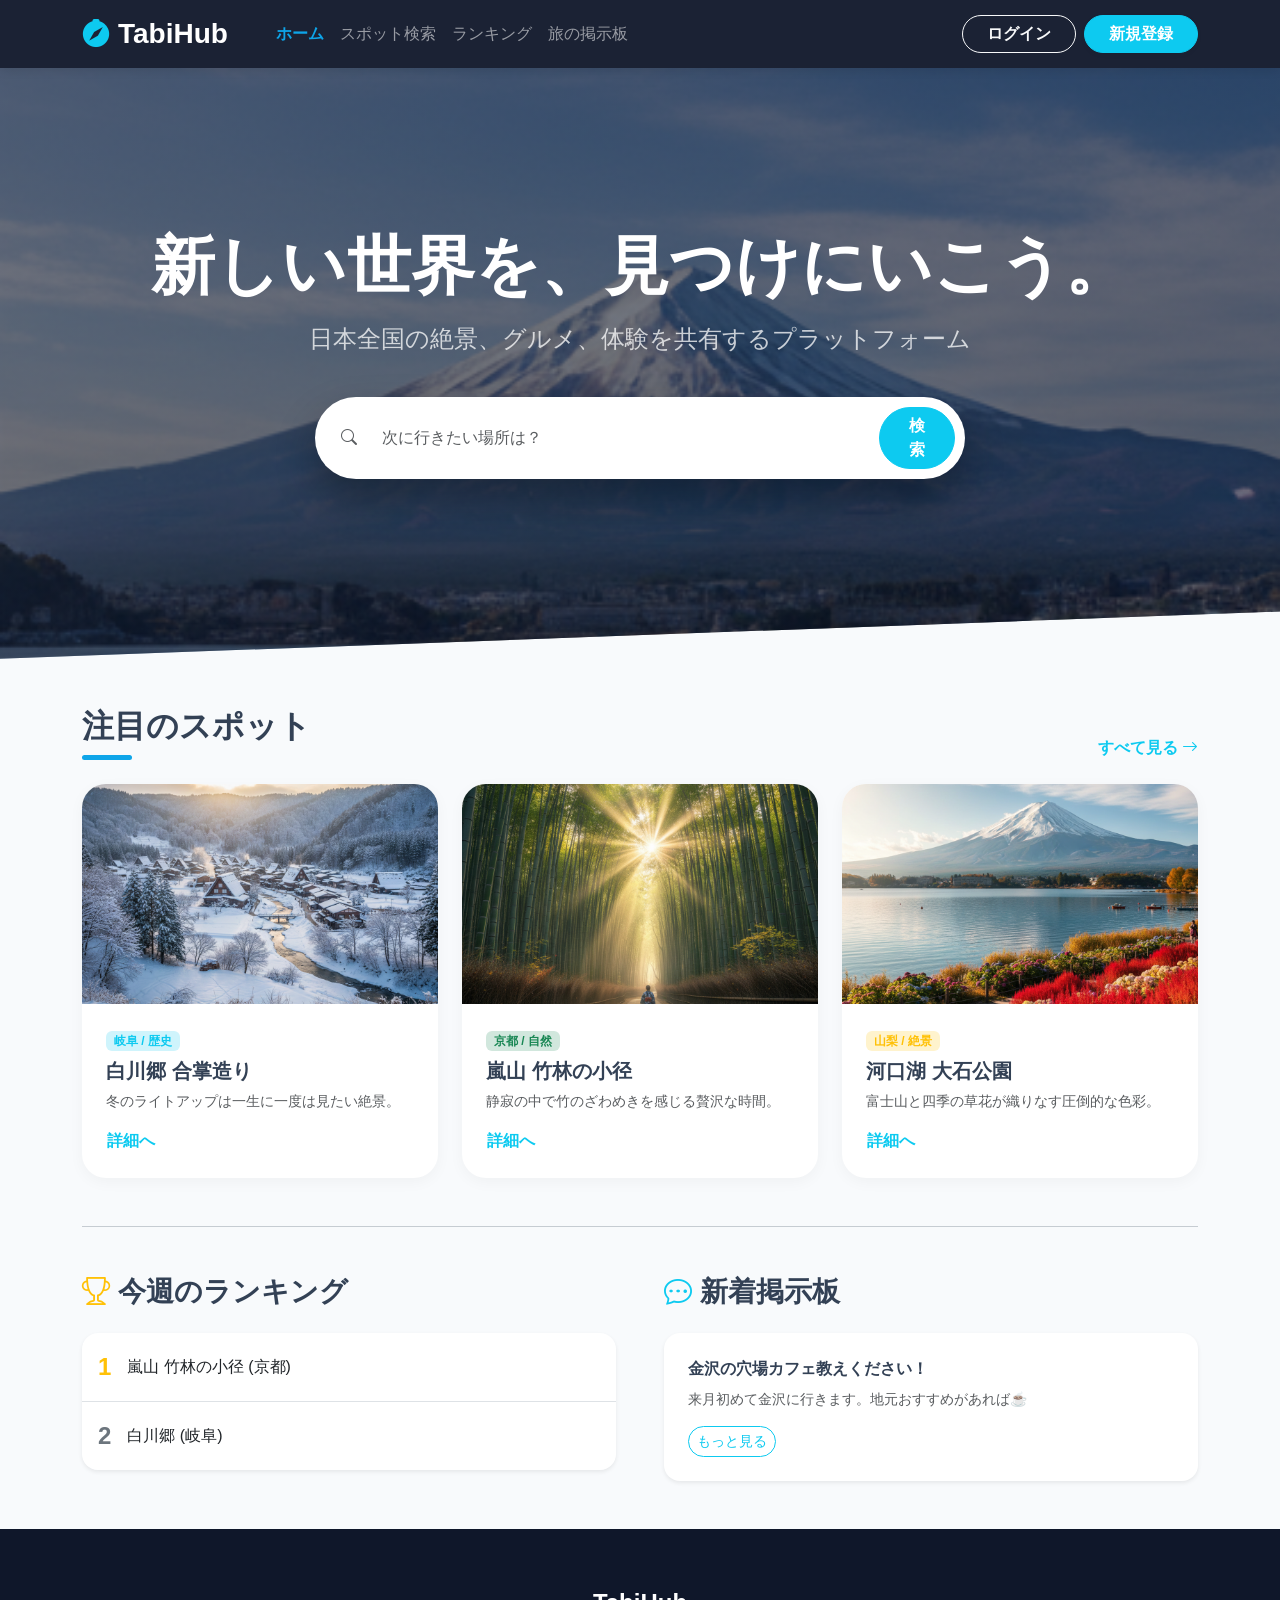
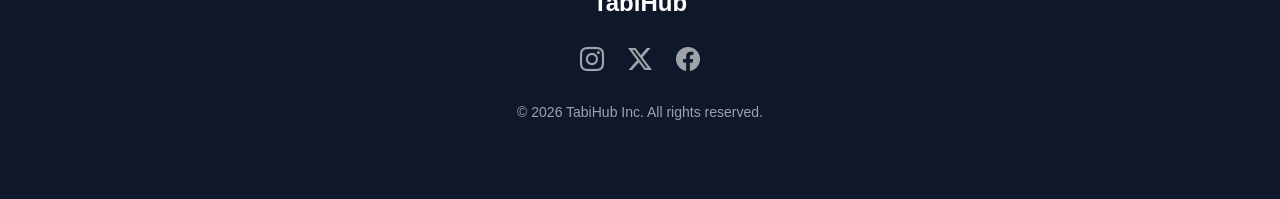
<file: index.html>
<!DOCTYPE html>
<html lang="ja">
<head>
    <meta charset="UTF-8">
    <meta name="viewport" content="width=device-width, initial-scale=1.0">
    <title>TabiHub | 日本最大級の旅プラットフォーム</title>
    
    <link href="https://cdn.jsdelivr.net/npm/bootstrap@5.3.0/dist/css/bootstrap.min.css" rel="stylesheet">
    <link rel="stylesheet" href="https://cdn.jsdelivr.net/npm/bootstrap-icons@1.11.0/font/bootstrap-icons.css">
    <link rel="stylesheet" href="https://cdnjs.cloudflare.com/ajax/libs/animate.css/4.1.1/animate.min.css"/>
    <link rel="icon" href="favicon.png">
    <style>
        :root {
            --primary-color: #0ea5e9;
            --dark-blue: #0f172a;
            --soft-bg: #f8fafc;
        }

        body { 
            font-family: 'Noto Sans JP', sans-serif; 
            background-color: var(--soft-bg); 
            color: #334155; 
        }

        /* --- 統一ナビゲーション --- */
        .navbar { 
            background-color: rgba(15, 23, 42, 0.95); 
            backdrop-filter: blur(10px); 
            box-shadow: 0 2px 10px rgba(0,0,0,0.1);
        }
        .nav-link { font-weight: 500; transition: 0.3s; }
        .nav-link.active { color: var(--primary-color) !important; font-weight: 700; }

        /* --- ヒーローセクション --- */
        .hero-section {
            padding: 160px 0 180px;
            background: linear-gradient(rgba(15,23,42,0.6), rgba(15,23,42,0.6)), 
                        url('images/fuji.png');
            background-size: cover;
            background-position: center;
            color: white;
            text-align: center;
            clip-path: polygon(0 0, 100% 0, 100% 92%, 0% 100%);
        }

        .search-container {
            max-width: 650px;
            margin: 40px auto 0;
            background: white;
            padding: 10px;
            border-radius: 100px;
            display: flex;
            box-shadow: 0 20px 40px rgba(0,0,0,0.3);
        }
        .search-container input { border: none; padding-left: 25px; flex-grow: 1; border-radius: 100px; }
        .search-container input:focus { box-shadow: none; }

        /* --- スポットカード (spot-listと統一) --- */
        .spot-card {
            border: none;
            border-radius: 24px;
            background: white;
            transition: 0.4s cubic-bezier(0.165, 0.84, 0.44, 1);
            overflow: hidden;
            box-shadow: 0 4px 15px rgba(0,0,0,0.04);
            height: 100%;
        }
        .spot-card:hover { 
            transform: translateY(-10px); 
            box-shadow: 0 20px 40px rgba(0,0,0,0.1); 
        }
        .card-img-top { height: 220px; object-fit: cover; }

        /* --- セクション見出し --- */
        .section-title {
            font-weight: 800;
            position: relative;
            padding-bottom: 15px;
            margin-bottom: 40px;
        }
        .section-title::after {
            content: '';
            position: absolute;
            left: 0; bottom: 0;
            width: 50px; height: 5px;
            background: var(--primary-color);
            border-radius: 10px;
        }

        footer { background: var(--dark-blue); color: rgba(255,255,255,0.6); padding: 60px 0; }
    </style>
</head>
<body>

    <nav class="navbar navbar-expand-lg navbar-dark sticky-top">
        <div class="container">
            <a class="navbar-brand d-flex align-items-center" href="index.html">
                <i class="bi bi-compass-fill me-2 fs-3 text-info"></i>
                <span class="fs-3 fw-bolder">TabiHub</span>
            </a>
            <button class="navbar-toggler" type="button" data-bs-toggle="collapse" data-bs-target="#mainNav">
                <span class="navbar-toggler-icon"></span>
            </button>
            <div class="collapse navbar-collapse" id="mainNav">
                <ul class="navbar-nav me-auto mb-2 mb-lg-0 ms-lg-4">
                    <li class="nav-item"><a class="nav-link active" href="index.html">ホーム</a></li>
                    <li class="nav-item"><a class="nav-link" href="spot-list.html">スポット検索</a></li>
                    <li class="nav-item"><a class="nav-link" href="ranking.html">ランキング</a></li>
                    <li class="nav-item"><a class="nav-link" href="community.html">旅の掲示板</a></li>
                </ul>
                <div class="ms-auto d-flex gap-2">
                    <a href="login.html" class="btn btn-outline-light px-4 rounded-pill fw-bold">ログイン</a>
                    <a href="signup.html" class="btn btn-info text-white px-4 rounded-pill fw-bold shadow-sm">新規登録</a>
                </div>
            </div>
        </div>
    </nav>

    <header class="hero-section">
        <div class="container animate__animated animate__fadeIn">
            <h1 class="display-3 fw-bold mb-3">新しい世界を、見つけにいこう。</h1>
            <p class="fs-4 opacity-75">日本全国の絶景、グルメ、体験を共有するプラットフォーム</p>
            <div class="search-container">
                <i class="bi bi-search text-muted align-self-center ms-3"></i>
                <input type="text" class="form-control" placeholder="次に行きたい場所は？">
                <button class="btn btn-info text-white rounded-pill px-4 fw-bold">検索</button>
            </div>
        </div>
    </header>

    <main class="container py-5">
        
        <section class="mb-5">
            <div class="d-flex justify-content-between align-items-end mb-4">
                <h2 class="section-title mb-0">注目のスポット</h2>
                <a href="spot-list.html" class="text-info fw-bold text-decoration-none">すべて見る <i class="bi bi-arrow-right"></i></a>
            </div>
            <div class="row g-4">
                <div class="col-md-4">
                    <div class="spot-card">
                        <img src="images/sirakawa.png" class="card-img-top" alt="白川郷">
                        <div class="card-body p-4">
                            <span class="badge bg-info-subtle text-info mb-2">岐阜 / 歴史</span>
                            <h5 class="fw-bold">白川郷 合掌造り</h5>
                            <p class="text-muted small">冬のライトアップは一生に一度は見たい絶景。</p>
                            <a href="spot-detail.html" class="btn btn-link p-0 text-info fw-bold text-decoration-none">詳細へ</a>
                        </div>
                    </div>
                </div>
                <div class="col-md-4">
                    <div class="spot-card">
                        <img src="images/arasiyama.png" class="card-img-top" alt="嵐山">
                        <div class="card-body p-4">
                            <span class="badge bg-success-subtle text-success mb-2">京都 / 自然</span>
                            <h5 class="fw-bold">嵐山 竹林の小径</h5>
                            <p class="text-muted small">静寂の中で竹のざわめきを感じる贅沢な時間。</p>
                            <a href="spot-detail.html" class="btn btn-link p-0 text-info fw-bold text-decoration-none">詳細へ</a>
                        </div>
                    </div>
                </div>
                <div class="col-md-4">
                    <div class="spot-card">
                        <img src="images/kawaguti.png" class="card-img-top" alt="富士山">
                        <div class="card-body p-4">
                            <span class="badge bg-warning-subtle text-warning mb-2">山梨 / 絶景</span>
                            <h5 class="fw-bold">河口湖 大石公園</h5>
                            <p class="text-muted small">富士山と四季の草花が織りなす圧倒的な色彩。</p>
                            <a href="spot-detail.html" class="btn btn-link p-0 text-info fw-bold text-decoration-none">詳細へ</a>
                        </div>
                    </div>
                </div>
            </div>
        </section>

        <hr class="my-5 opacity-10">

        <div class="row g-5">
            <div class="col-lg-6">
                <h3 class="fw-bold mb-4"><i class="bi bi-trophy text-warning me-2"></i>今週のランキング</h3>
                <div class="list-group list-group-flush shadow-sm rounded-4 overflow-hidden">
                    <a href="ranking.html" class="list-group-item list-group-item-action p-3 d-flex align-items-center">
                        <span class="fs-4 fw-bold text-warning me-3">1</span>
                        嵐山 竹林の小径 (京都)
                    </a>
                    <a href="ranking.html" class="list-group-item list-group-item-action p-3 d-flex align-items-center">
                        <span class="fs-4 fw-bold text-secondary me-3">2</span>
                        白川郷 (岐阜)
                    </a>
                </div>
            </div>
            <div class="col-lg-6">
                <h3 class="fw-bold mb-4"><i class="bi bi-chat-dots text-info me-2"></i>新着掲示板</h3>
                <div class="p-4 bg-white rounded-4 shadow-sm">
                    <p class="mb-2 fw-bold">金沢の穴場カフェ教えください！</p>
                    <p class="small text-muted mb-3">来月初めて金沢に行きます。地元おすすめがあれば☕️</p>
                    <a href="community.html" class="btn btn-outline-info btn-sm rounded-pill">もっと見る</a>
                </div>
            </div>
        </div>
    </main>

    <footer>
        <div class="container text-center">
            <h4 class="fw-bold mb-4 text-white">TabiHub</h4>
            <div class="d-flex justify-content-center gap-4 mb-4 fs-4">
                <i class="bi bi-instagram"></i>
                <i class="bi bi-twitter-x"></i>
                <i class="bi bi-facebook"></i>
            </div>
            <p class="small">&copy; 2026 TabiHub Inc. All rights reserved.</p>
        </div>
    </footer>

    <script src="https://cdn.jsdelivr.net/npm/bootstrap@5.3.0/dist/js/bootstrap.bundle.min.js"></script>
</body>
</html>
</file>
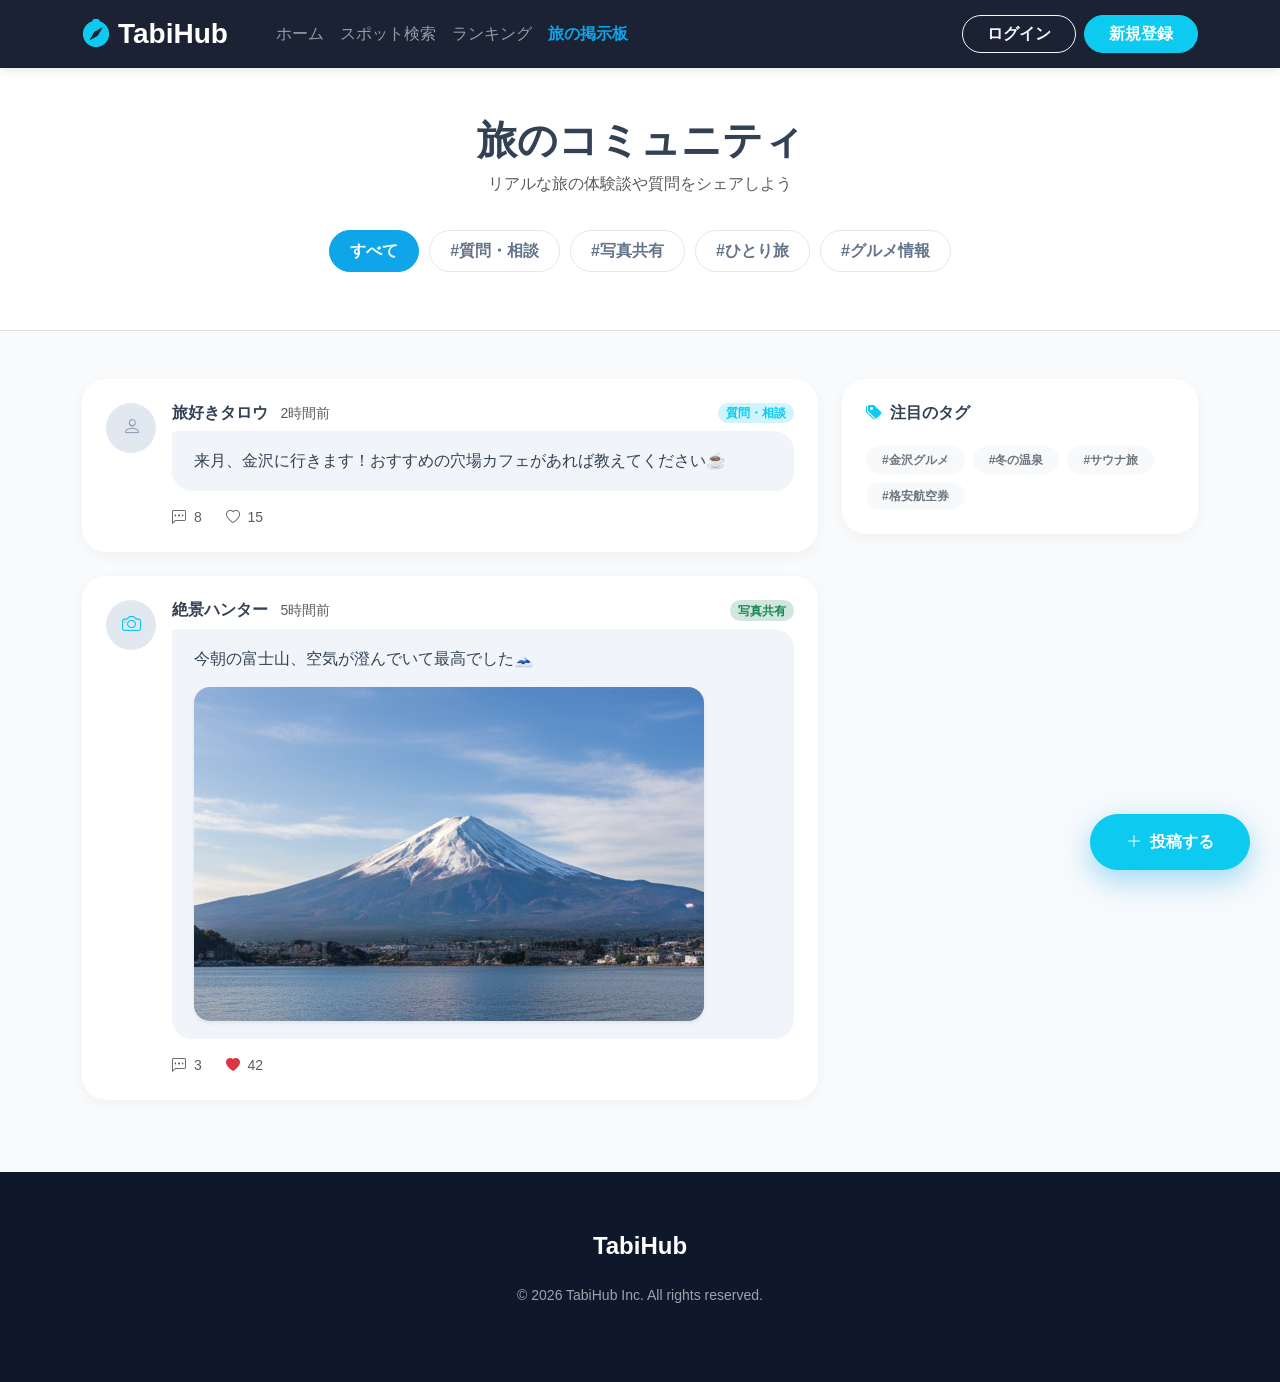
<file: community.html>
<!DOCTYPE html>
<html lang="ja">
<head>
    <meta charset="UTF-8">
    <meta name="viewport" content="width=device-width, initial-scale=1.0">
    <title>旅の掲示板 | TabiHub</title>
    
    <link href="https://cdn.jsdelivr.net/npm/bootstrap@5.3.0/dist/css/bootstrap.min.css" rel="stylesheet">
    <link rel="stylesheet" href="https://cdn.jsdelivr.net/npm/bootstrap-icons@1.11.0/font/bootstrap-icons.css">
    <link rel="stylesheet" href="https://cdnjs.cloudflare.com/ajax/libs/animate.css/4.1.1/animate.min.css"/>
    <link rel="icon" href="favicon.png">
    
    <style>
        :root {
            --primary-color: #0ea5e9;
            --dark-blue: #0f172a;
            --soft-bg: #f8fafc;
        }

        body { font-family: 'Noto Sans JP', sans-serif; background-color: var(--soft-bg); color: #334155; }

        /* --- 統一ナビゲーション --- */
        .navbar { 
            background-color: rgba(15, 23, 42, 0.95); 
            backdrop-filter: blur(10px); 
            box-shadow: 0 2px 10px rgba(0,0,0,0.1);
        }
        .nav-link { font-weight: 500; transition: 0.3s; }
        .nav-link.active { color: var(--primary-color) !important; font-weight: 700; }

        /* --- カテゴリー・スクロール --- */
        .category-scroll {
            display: flex;
            gap: 10px;
            overflow-x: auto;
            padding: 10px 0;
            scrollbar-width: none;
        }
        .category-scroll::-webkit-scrollbar { display: none; }
        .category-pill {
            white-space: nowrap;
            padding: 8px 20px;
            border-radius: 50px;
            background: white;
            color: #64748b;
            font-weight: bold;
            border: 1px solid #e2e8f0;
            transition: 0.3s;
            cursor: pointer;
        }
        .category-pill:hover, .category-pill.active {
            background: var(--primary-color);
            color: white;
            border-color: var(--primary-color);
        }

        /* --- 投稿カード --- */
        .post-card {
            background: white;
            border-radius: 24px;
            border: none;
            box-shadow: 0 4px 15px rgba(0,0,0,0.04);
            margin-bottom: 24px;
            transition: 0.3s;
        }
        .post-card:hover { transform: translateY(-5px); box-shadow: 0 12px 30px rgba(0,0,0,0.08); }

        .user-avatar {
            width: 50px;
            height: 50px;
            border-radius: 50%;
            background: #e2e8f0;
            display: flex;
            align-items: center;
            justify-content: center;
            font-size: 1.2rem;
            color: #94a3b8;
        }

        .post-bubble {
            background: #f1f5f9;
            padding: 18px 22px;
            border-radius: 4px 20px 20px 20px;
            position: relative;
        }

        /* --- サイドバー --- */
        .sidebar-card {
            border: none;
            border-radius: 24px;
            padding: 24px;
            background: white;
            box-shadow: 0 4px 15px rgba(0,0,0,0.04);
        }

        /* --- 浮遊投稿ボタン --- */
        .btn-post-float {
            position: fixed;
            bottom: 30px;
            right: 30px;
            z-index: 1000;
            padding: 15px 35px;
            border-radius: 50px;
            font-weight: bold;
            box-shadow: 0 10px 30px rgba(14, 165, 233, 0.4);
        }

        footer { background: var(--dark-blue); color: rgba(255,255,255,0.6); padding: 60px 0; }
    </style>
</head>
<body>

    <nav class="navbar navbar-expand-lg navbar-dark sticky-top">
        <div class="container">
            <a class="navbar-brand d-flex align-items-center" href="index.html">
                <i class="bi bi-compass-fill me-2 fs-3 text-info"></i>
                <span class="fs-3 fw-bolder">TabiHub</span>
            </a>
            <button class="navbar-toggler" type="button" data-bs-toggle="collapse" data-bs-target="#mainNav">
                <span class="navbar-toggler-icon"></span>
            </button>
            <div class="collapse navbar-collapse" id="mainNav">
                <ul class="navbar-nav me-auto mb-2 mb-lg-0 ms-lg-4">
                    <li class="nav-item"><a class="nav-link" href="index.html">ホーム</a></li>
                    <li class="nav-item"><a class="nav-link" href="spot-list.html">スポット検索</a></li>
                    <li class="nav-item"><a class="nav-link" href="ranking.html">ランキング</a></li>
                    <li class="nav-item"><a class="nav-link active" href="community.html">旅の掲示板</a></li>
                </ul>
                <div class="ms-auto d-flex gap-2">
                    <a href="login.html" class="btn btn-outline-light px-4 rounded-pill fw-bold">ログイン</a>
                    <a href="signup.html" class="btn btn-info text-white px-4 rounded-pill fw-bold shadow-sm">新規登録</a>
                </div>
            </div>
        </div>
    </nav>

    <header class="bg-white border-bottom py-5 mb-5">
        <div class="container text-center">
            <h1 class="fw-bold animate__animated animate__fadeIn">旅のコミュニティ</h1>
            <p class="text-muted">リアルな旅の体験談や質問をシェアしよう</p>
            
            <div class="category-scroll mt-4 d-flex justify-content-md-center">
                <div class="category-pill active">すべて</div>
                <div class="category-pill">#質問・相談</div>
                <div class="category-pill">#写真共有</div>
                <div class="category-pill">#ひとり旅</div>
                <div class="category-pill">#グルメ情報</div>
            </div>
        </div>
    </header>

    <div class="container pb-5">
        <div class="row">
            <div class="col-lg-8">
                
                <article class="post-card p-4 animate__animated animate__fadeInUp">
                    <div class="d-flex gap-3">
                        <div class="user-avatar flex-shrink-0"><i class="bi bi-person"></i></div>
                        <div class="flex-grow-1">
                            <div class="d-flex justify-content-between mb-2">
                                <h6 class="fw-bold mb-0">旅好きタロウ <span class="text-muted small fw-normal ms-2">2時間前</span></h6>
                                <span class="badge bg-info-subtle text-info rounded-pill">質問・相談</span>
                            </div>
                            <div class="post-bubble">
                                <p class="mb-0">来月、金沢に行きます！おすすめの穴場カフェがあれば教えてください☕️</p>
                            </div>
                            <div class="mt-3 d-flex gap-4 text-muted small">
                                <span><i class="bi bi-chat-left-dots me-1"></i> 8</span>
                                <span><i class="bi bi-heart me-1"></i> 15</span>
                            </div>
                        </div>
                    </div>
                </article>

                <article class="post-card p-4 animate__animated animate__fadeInUp" style="animation-delay: 0.1s;">
                    <div class="d-flex gap-3">
                        <div class="user-avatar flex-shrink-0 text-info"><i class="bi bi-camera"></i></div>
                        <div class="flex-grow-1">
                            <div class="d-flex justify-content-between mb-2">
                                <h6 class="fw-bold mb-0">絶景ハンター <span class="text-muted small fw-normal ms-2">5時間前</span></h6>
                                <span class="badge bg-success-subtle text-success rounded-pill">写真共有</span>
                            </div>
                            <div class="post-bubble">
                                <p class="mb-3">今朝の富士山、空気が澄んでいて最高でした🗻</p>
                                <img src="images/fuji.png" class="img-fluid rounded-4 shadow-sm">
                            </div>
                            <div class="mt-3 d-flex gap-4 text-muted small">
                                <span><i class="bi bi-chat-left-dots me-1"></i> 3</span>
                                <span><i class="bi bi-heart-fill text-danger me-1"></i> 42</span>
                            </div>
                        </div>
                    </div>
                </article>

            </div>

            <div class="col-lg-4 d-none d-lg-block">
                <div class="sidebar-card sticky-top" style="top: 100px;">
                    <h6 class="fw-bold mb-4"><i class="bi bi-tags-fill text-info me-2"></i>注目のタグ</h6>
                    <div class="d-flex flex-wrap gap-2">
                        <span class="badge bg-light text-secondary rounded-pill p-2 px-3">#金沢グルメ</span>
                        <span class="badge bg-light text-secondary rounded-pill p-2 px-3">#冬の温泉</span>
                        <span class="badge bg-light text-secondary rounded-pill p-2 px-3">#サウナ旅</span>
                        <span class="badge bg-light text-secondary rounded-pill p-2 px-3">#格安航空券</span>
                    </div>
                </div>
            </div>
        </div>
    </div>

    <button class="btn btn-info btn-post-float text-white">
        <i class="bi bi-plus-lg me-2"></i>投稿する
    </button>

    <footer>
        <div class="container text-center">
            <h4 class="fw-bold mb-4 text-white">TabiHub</h4>
            <p class="small">&copy; 2026 TabiHub Inc. All rights reserved.</p>
        </div>
    </footer>

    <script src="https://cdn.jsdelivr.net/npm/bootstrap@5.3.0/dist/js/bootstrap.bundle.min.js"></script>
</body>
</html>
</file>
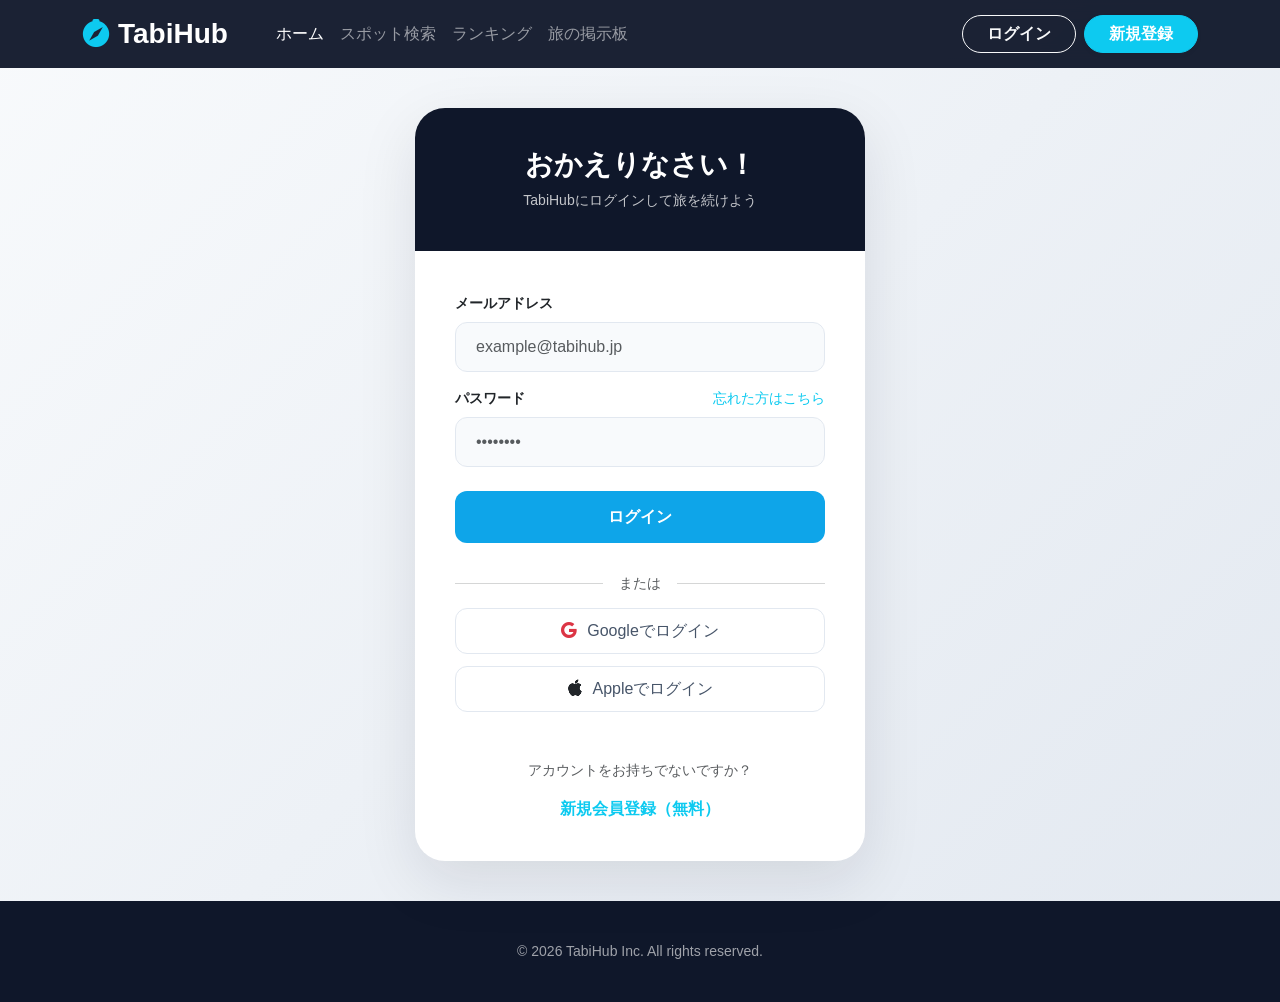
<file: login.html>
<!DOCTYPE html>
<html lang="ja">
<head>
    <meta charset="UTF-8">
    <meta name="viewport" content="width=device-width, initial-scale=1.0">
    <title>ログイン | TabiHub</title>
    
    <link href="https://cdn.jsdelivr.net/npm/bootstrap@5.3.0/dist/css/bootstrap.min.css" rel="stylesheet">
    <link rel="stylesheet" href="https://cdn.jsdelivr.net/npm/bootstrap-icons@1.11.0/font/bootstrap-icons.css">
    <link rel="stylesheet" href="https://cdnjs.cloudflare.com/ajax/libs/animate.css/4.1.1/animate.min.css"/>
    <link rel="icon" href="favicon.png">
    <style>
        :root {
            --primary-color: #0ea5e9;
            --dark-blue: #0f172a;
            --soft-bg: #f1f5f9;
        }

        body { 
            font-family: 'Noto Sans JP', sans-serif; 
            background: linear-gradient(135deg, #f8fafc 0%, #e2e8f0 100%);
            min-height: 100vh;
            display: flex;
            flex-direction: column;
        }

        /* --- 統一ナビゲーション --- */
        .navbar { 
            background-color: rgba(15, 23, 42, 0.95); 
            backdrop-filter: blur(10px); 
        }

        /* --- ログインカード --- */
        .login-container {
            flex: 1;
            display: flex;
            align-items: center;
            justify-content: center;
            padding: 40px 20px;
        }

        .login-card {
            background: white;
            border-radius: 30px;
            border: none;
            box-shadow: 0 20px 60px rgba(15, 23, 42, 0.1);
            width: 100%;
            max-width: 450px;
            overflow: hidden;
        }

        .login-header {
            background: var(--dark-blue);
            padding: 40px;
            text-align: center;
            color: white;
        }

        .login-body {
            padding: 40px;
        }

        .form-control {
            border-radius: 12px;
            padding: 12px 20px;
            border: 1px solid #e2e8f0;
            background-color: #f8fafc;
        }

        .form-control:focus {
            box-shadow: 0 0 0 4px rgba(14, 165, 233, 0.1);
            border-color: var(--primary-color);
        }

        .btn-login {
            background: var(--primary-color);
            border: none;
            border-radius: 12px;
            padding: 14px;
            font-weight: bold;
            transition: 0.3s;
        }

        .btn-login:hover {
            background: #0284c7;
            transform: translateY(-2px);
            box-shadow: 0 10px 20px rgba(14, 165, 233, 0.2);
        }

        .social-login {
            border: 1px solid #e2e8f0;
            border-radius: 12px;
            padding: 10px;
            display: flex;
            align-items: center;
            justify-content: center;
            gap: 10px;
            text-decoration: none;
            color: #475569;
            transition: 0.2s;
            margin-bottom: 12px;
        }

        .social-login:hover {
            background-color: #f8fafc;
            border-color: #cbd5e1;
        }

        footer { background: var(--dark-blue); color: rgba(255,255,255,0.6); padding: 40px 0; }
    </style>
</head>
<body>

    <nav class="navbar navbar-expand-lg navbar-dark">
        <div class="container">
            <a class="navbar-brand d-flex align-items-center" href="index.html">
                <i class="bi bi-compass-fill me-2 fs-3 text-info"></i>
                <span class="fs-3 fw-bolder">TabiHub</span>
            </a>
            <button class="navbar-toggler" type="button" data-bs-toggle="collapse" data-bs-target="#mainNav">
                <span class="navbar-toggler-icon"></span>
            </button>
            <div class="collapse navbar-collapse" id="mainNav">
                <ul class="navbar-nav me-auto mb-2 mb-lg-0 ms-lg-4">
                    <li class="nav-item"><a class="nav-link active" href="index.html">ホーム</a></li>
                    <li class="nav-item"><a class="nav-link" href="spot-list.html">スポット検索</a></li>
                    <li class="nav-item"><a class="nav-link" href="ranking.html">ランキング</a></li>
                    <li class="nav-item"><a class="nav-link" href="community.html">旅の掲示板</a></li>
                </ul>
                <div class="ms-auto d-flex gap-2">
                    <a href="login.html" class="btn btn-outline-light px-4 rounded-pill fw-bold">ログイン</a>
                    <a href="signup.html" class="btn btn-info text-white px-4 rounded-pill fw-bold shadow-sm">新規登録</a>
                </div>
            </div>
        </div>
    </nav>

    <div class="login-container">
        <div class="login-card animate__animated animate__zoomIn">
            <div class="login-header">
                <h3 class="fw-bold mb-0">おかえりなさい！</h3>
                <p class="small opacity-75 mt-2 mb-0">TabiHubにログインして旅を続けよう</p>
            </div>
            
            <div class="login-body">
                <form>
                    <div class="mb-3">
                        <label class="form-label small fw-bold">メールアドレス</label>
                        <input type="email" class="form-control" placeholder="example@tabihub.jp">
                    </div>
                    <div class="mb-4">
                        <div class="d-flex justify-content-between">
                            <label class="form-label small fw-bold">パスワード</label>
                            <a href="#" class="small text-info text-decoration-none">忘れた方はこちら</a>
                        </div>
                        <input type="password" class="form-control" placeholder="••••••••">
                    </div>
                    
                    <button type="submit" class="btn btn-info btn-login w-100 text-white mb-4">ログイン</button>
                    
                    <div class="text-center position-relative mb-4">
                        <hr class="text-muted">
                        <span class="position-absolute top-50 start-50 translate-middle bg-white px-3 small text-muted">または</span>
                    </div>

                    <a href="#" class="social-login">
                        <i class="bi bi-google text-danger"></i> Googleでログイン
                    </a>
                    <a href="#" class="social-login">
                        <i class="bi bi-apple text-dark"></i> Appleでログイン
                    </a>
                </form>

                <div class="text-center mt-5">
                    <p class="small text-muted">アカウントをお持ちでないですか？</p>
                    <a href="signup.html" class="text-info fw-bold text-decoration-none">新規会員登録（無料）</a>
                </div>
            </div>
        </div>
    </div>

    <footer>
        <div class="container text-center">
            <p class="small mb-0">&copy; 2026 TabiHub Inc. All rights reserved.</p>
        </div>
    </footer>

    <script src="https://cdn.jsdelivr.net/npm/bootstrap@5.3.0/dist/js/bootstrap.bundle.min.js"></script>
</body>
</html>
</file>
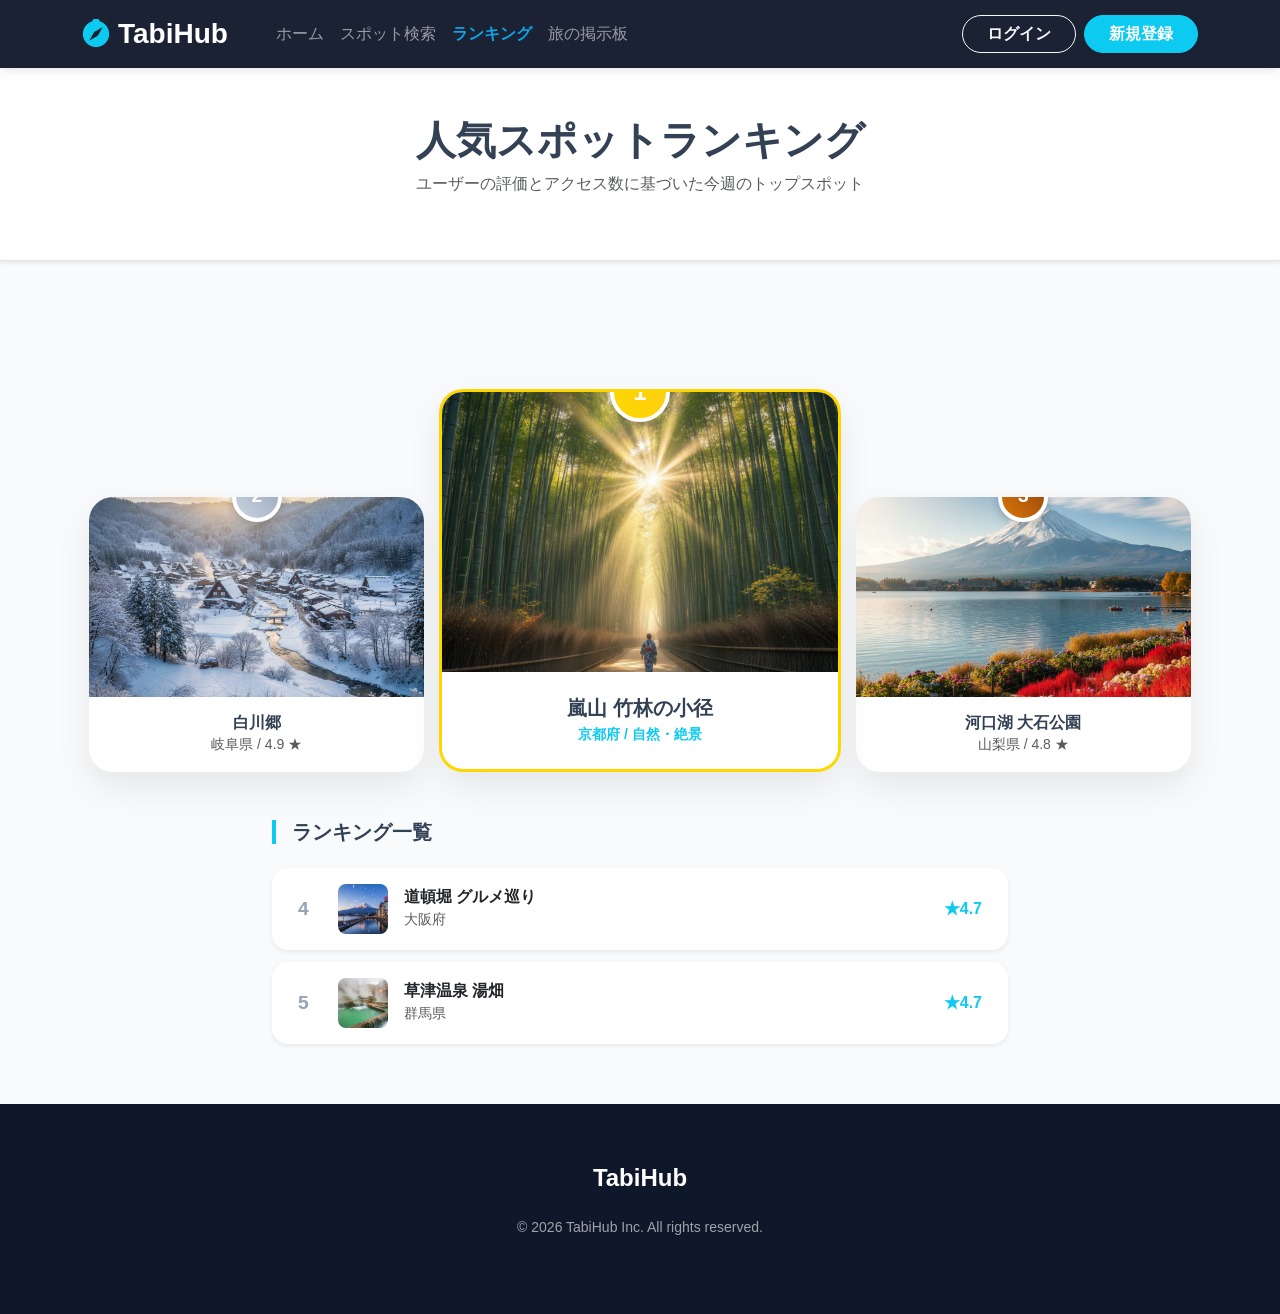
<file: ranking.html>
<!DOCTYPE html>
<html lang="ja">
<head>
    <meta charset="UTF-8">
    <meta name="viewport" content="width=device-width, initial-scale=1.0">
    <title>人気ランキング | TabiHub</title>
    
    <link href="https://cdn.jsdelivr.net/npm/bootstrap@5.3.0/dist/css/bootstrap.min.css" rel="stylesheet">
    <link rel="stylesheet" href="https://cdn.jsdelivr.net/npm/bootstrap-icons@1.11.0/font/bootstrap-icons.css">
    <link rel="stylesheet" href="https://cdnjs.cloudflare.com/ajax/libs/animate.css/4.1.1/animate.min.css"/>
    <link rel="icon" href="favicon.png">
    <style>
        :root {
            --primary-color: #0ea5e9;
            --dark-blue: #0f172a;
            --soft-bg: #f8fafc;
            --gold: linear-gradient(45deg, #ffd700, #facc15);
            --silver: linear-gradient(45deg, #cbd5e1, #94a3b8);
            --bronze: linear-gradient(45deg, #d97706, #92400e);
        }

        body { font-family: 'Noto Sans JP', sans-serif; background-color: var(--soft-bg); color: #334155; }

        /* --- 統一ナビゲーション --- */
        .navbar { 
            background-color: rgba(15, 23, 42, 0.95); 
            backdrop-filter: blur(10px); 
            box-shadow: 0 2px 10px rgba(0,0,0,0.1);
        }
        .nav-link { font-weight: 500; transition: 0.3s; }
        .nav-link.active { color: var(--primary-color) !important; font-weight: 700; }

        /* --- 表彰台 (Podium) デザイン --- */
        .podium-wrapper {
            display: flex;
            align-items: flex-end;
            justify-content: center;
            gap: 15px;
            margin: 80px 0 40px;
        }

        .podium-card {
            background: white;
            border-radius: 24px;
            box-shadow: 0 15px 35px rgba(0,0,0,0.08);
            overflow: hidden;
            transition: 0.4s ease;
            position: relative;
            text-decoration: none;
            color: inherit;
        }
        .podium-card:hover { transform: translateY(-12px); box-shadow: 0 30px 60px rgba(0,0,0,0.12); }

        .rank-1 { order: 2; width: 36%; z-index: 3; border: 3px solid #ffd700; }
        .rank-2 { order: 1; width: 30%; z-index: 2; }
        .rank-3 { order: 3; width: 30%; z-index: 1; }

        .rank-badge {
            position: absolute;
            top: -25px; left: 50%;
            transform: translateX(-50%);
            width: 50px; height: 50px;
            border-radius: 50%;
            display: flex; align-items: center; justify-content: center;
            font-weight: 900; font-size: 1.2rem; color: white;
            border: 4px solid white;
            box-shadow: 0 4px 10px rgba(0,0,0,0.2);
        }
        .bg-gold { background: var(--gold); }
        .bg-silver { background: var(--silver); }
        .bg-bronze { background: var(--bronze); }

        .podium-img { width: 100%; object-fit: cover; }
        .rank-1 .podium-img { height: 280px; }
        .rank-2 .podium-img, .rank-3 .podium-img { height: 200px; }

        /* --- 4位以下のリスト --- */
        .rank-list-item {
            background: white;
            border-radius: 16px;
            padding: 15px 25px;
            margin-bottom: 12px;
            display: flex;
            align-items: center;
            transition: 0.3s;
            border: 1px solid transparent;
            text-decoration: none;
            color: inherit;
        }
        .rank-list-item:hover { transform: scale(1.02); background: #f0f9ff; border-color: var(--primary-color); }
        .rank-num { width: 40px; font-weight: 900; color: #94a3b8; font-size: 1.2rem; }

        footer { background: var(--dark-blue); color: rgba(255,255,255,0.6); padding: 60px 0; }
    </style>
</head>
<body>

    <nav class="navbar navbar-expand-lg navbar-dark sticky-top">
        <div class="container">
            <a class="navbar-brand d-flex align-items-center" href="index.html">
                <i class="bi bi-compass-fill me-2 fs-3 text-info"></i>
                <span class="fs-3 fw-bolder">TabiHub</span>
            </a>
            <button class="navbar-toggler" type="button" data-bs-toggle="collapse" data-bs-target="#mainNav">
                <span class="navbar-toggler-icon"></span>
            </button>
            <div class="collapse navbar-collapse" id="mainNav">
                <ul class="navbar-nav me-auto mb-2 mb-lg-0 ms-lg-4">
                    <li class="nav-item"><a class="nav-link" href="index.html">ホーム</a></li>
                    <li class="nav-item"><a class="nav-link" href="spot-list.html">スポット検索</a></li>
                    <li class="nav-item"><a class="nav-link active" href="ranking.html">ランキング</a></li>
                    <li class="nav-item"><a class="nav-link" href="community.html">旅の掲示板</a></li>
                </ul>
                <div class="ms-auto d-flex gap-2">
                    <a href="login.html" class="btn btn-outline-light px-4 rounded-pill fw-bold">ログイン</a>
                    <a href="signup.html" class="btn btn-info text-white px-4 rounded-pill fw-bold shadow-sm">新規登録</a>
                </div>
            </div>
        </div>
    </nav>

    <header class="bg-white border-bottom py-5 shadow-sm">
        <div class="container text-center">
            <h1 class="fw-bold animate__animated animate__fadeInDown">人気スポットランキング</h1>
            <p class="text-muted">ユーザーの評価とアクセス数に基づいた今週のトップスポット</p>
        </div>
    </header>

    <main class="container py-5">
        <div class="podium-wrapper animate__animated animate__fadeInUp">
            
            <a href="spot-detail.html" class="podium-card rank-2">
                <div class="rank-badge bg-silver">2</div>
                <img src="images/sirakawa.png" class="podium-img">
                <div class="p-3 text-center">
                    <h6 class="fw-bold mb-0">白川郷</h6>
                    <small class="text-muted">岐阜県 / 4.9 ★</small>
                </div>
            </a>

            <a href="spot-detail.html" class="podium-card rank-1">
                <div class="rank-badge bg-gold" style="width: 60px; height: 60px; top: -30px; font-size: 1.5rem;">1</div>
                <img src="images/arasiyama.png" class="podium-img">
                <div class="p-4 text-center">
                    <h5 class="fw-bold mb-1">嵐山 竹林の小径</h5>
                    <p class="text-info small fw-bold mb-0">京都府 / 自然・絶景</p>
                </div>
            </a>

            <a href="spot-detail.html" class="podium-card rank-3">
                <div class="rank-badge bg-bronze">3</div>
                <img src="images/kawaguti.png" class="podium-img">
                <div class="p-3 text-center">
                    <h6 class="fw-bold mb-0">河口湖 大石公園</h6>
                    <small class="text-muted">山梨県 / 4.8 ★</small>
                </div>
            </a>
        </div>

        <div class="row justify-content-center mt-5">
            <div class="col-lg-8">
                <h5 class="fw-bold mb-4 border-start border-4 border-info ps-3">ランキング一覧</h5>
                
                <a href="spot-detail.html" class="rank-list-item shadow-sm">
                    <div class="rank-num">4</div>
                    <img src="images/taka.png" class="rounded-3 me-3" style="width: 50px; height: 50px; object-fit: cover;">
                    <div class="flex-grow-1">
                        <h6 class="fw-bold mb-0 text-dark">道頓堀 グルメ巡り</h6>
                        <small class="text-muted">大阪府</small>
                    </div>
                    <div class="text-info fw-bold">★4.7</div>
                </a>

                <a href="spot-detail.html" class="rank-list-item shadow-sm">
                    <div class="rank-num">5</div>
                    <img src="images/Onsen.png" class="rounded-3 me-3" style="width: 50px; height: 50px; object-fit: cover;">
                    <div class="flex-grow-1">
                        <h6 class="fw-bold mb-0 text-dark">草津温泉 湯畑</h6>
                        <small class="text-muted">群馬県</small>
                    </div>
                    <div class="text-info fw-bold">★4.7</div>
                </a>
            </div>
        </div>
    </main>

    <footer>
        <div class="container text-center">
            <h4 class="fw-bold mb-4 text-white">TabiHub</h4>
            <p class="small">&copy; 2026 TabiHub Inc. All rights reserved.</p>
        </div>
    </footer>

    <script src="https://cdn.jsdelivr.net/npm/bootstrap@5.3.0/dist/js/bootstrap.bundle.min.js"></script>
</body>
</html>
</file>
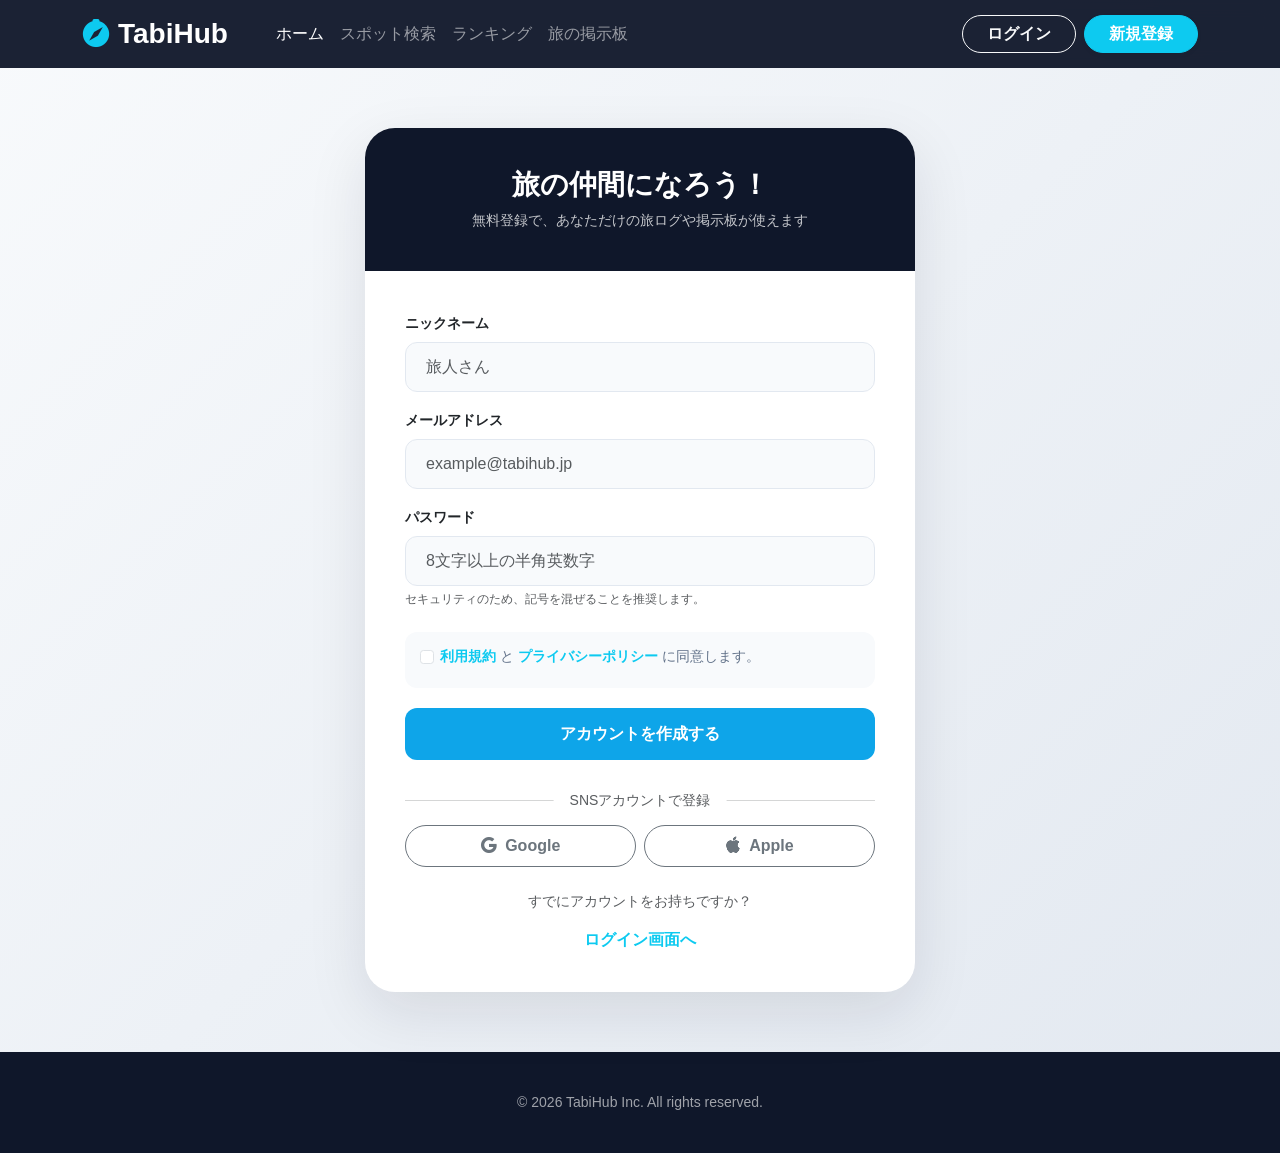
<file: signup.html>
<!DOCTYPE html>
<html lang="ja">
<head>
    <meta charset="UTF-8">
    <meta name="viewport" content="width=device-width, initial-scale=1.0">
    <title>新規会員登録 | TabiHub</title>
    
    <link href="https://cdn.jsdelivr.net/npm/bootstrap@5.3.0/dist/css/bootstrap.min.css" rel="stylesheet">
    <link rel="stylesheet" href="https://cdn.jsdelivr.net/npm/bootstrap-icons@1.11.0/font/bootstrap-icons.css">
    <link rel="stylesheet" href="https://cdnjs.cloudflare.com/ajax/libs/animate.css/4.1.1/animate.min.css"/>
    <link rel="icon" href="favicon.png">
    <style>
        :root {
            --primary-color: #0ea5e9;
            --dark-blue: #0f172a;
            --soft-bg: #f1f5f9;
        }

        body { 
            font-family: 'Noto Sans JP', sans-serif; 
            background: linear-gradient(135deg, #f8fafc 0%, #e2e8f0 100%);
            min-height: 100vh;
            display: flex;
            flex-direction: column;
        }

        /* --- 統一ナビゲーション --- */
        .navbar { 
            background-color: rgba(15, 23, 42, 0.95); 
            backdrop-filter: blur(10px); 
        }

        /* --- 登録カード --- */
        .signup-container {
            flex: 1;
            display: flex;
            align-items: center;
            justify-content: center;
            padding: 60px 20px;
        }

        .signup-card {
            background: white;
            border-radius: 30px;
            border: none;
            box-shadow: 0 20px 60px rgba(15, 23, 42, 0.1);
            width: 100%;
            max-width: 550px; /* 登録項目が多いので少し広めに */
            overflow: hidden;
        }

        .signup-header {
            background: var(--dark-blue);
            padding: 40px;
            text-align: center;
            color: white;
        }

        .signup-body {
            padding: 40px;
        }

        .form-control, .form-select {
            border-radius: 12px;
            padding: 12px 20px;
            border: 1px solid #e2e8f0;
            background-color: #f8fafc;
        }

        .form-control:focus {
            box-shadow: 0 0 0 4px rgba(14, 165, 233, 0.1);
            border-color: var(--primary-color);
        }

        .btn-signup {
            background: var(--primary-color);
            border: none;
            border-radius: 12px;
            padding: 14px;
            font-weight: bold;
            transition: 0.3s;
        }

        .btn-signup:hover {
            background: #0284c7;
            transform: translateY(-2px);
            box-shadow: 0 10px 20px rgba(14, 165, 233, 0.2);
        }

        .terms-box {
            font-size: 0.85rem;
            color: #64748b;
            background: #f8fafc;
            padding: 15px;
            border-radius: 12px;
            margin-bottom: 20px;
        }

        footer { background: var(--dark-blue); color: rgba(255,255,255,0.6); padding: 40px 0; }
    </style>
</head>
<body>

    <nav class="navbar navbar-expand-lg navbar-dark">
        <div class="container">
            <a class="navbar-brand d-flex align-items-center" href="index.html">
                <i class="bi bi-compass-fill me-2 fs-3 text-info"></i>
                <span class="fs-3 fw-bolder">TabiHub</span>
            </a>
            <button class="navbar-toggler" type="button" data-bs-toggle="collapse" data-bs-target="#mainNav">
                <span class="navbar-toggler-icon"></span>
            </button>
            <div class="collapse navbar-collapse" id="mainNav">
                <ul class="navbar-nav me-auto mb-2 mb-lg-0 ms-lg-4">
                    <li class="nav-item"><a class="nav-link active" href="index.html">ホーム</a></li>
                    <li class="nav-item"><a class="nav-link" href="spot-list.html">スポット検索</a></li>
                    <li class="nav-item"><a class="nav-link" href="ranking.html">ランキング</a></li>
                    <li class="nav-item"><a class="nav-link" href="community.html">旅の掲示板</a></li>
                </ul>
                <div class="ms-auto d-flex gap-2">
                    <a href="login.html" class="btn btn-outline-light px-4 rounded-pill fw-bold">ログイン</a>
                    <a href="signup.html" class="btn btn-info text-white px-4 rounded-pill fw-bold shadow-sm">新規登録</a>
                </div>
            </div>
        </div>
    </nav>

    <div class="signup-container">
        <div class="signup-card animate__animated animate__fadeInUp">
            <div class="signup-header">
                <h3 class="fw-bold mb-0">旅の仲間になろう！</h3>
                <p class="small opacity-75 mt-2 mb-0">無料登録で、あなただけの旅ログや掲示板が使えます</p>
            </div>
            
            <div class="signup-body">
                <form>
                    <div class="row g-3 mb-3">
                        <div class="col-md-12">
                            <label class="form-label small fw-bold">ニックネーム</label>
                            <input type="text" class="form-control" placeholder="旅人さん">
                        </div>
                    </div>

                    <div class="mb-3">
                        <label class="form-label small fw-bold">メールアドレス</label>
                        <input type="email" class="form-control" placeholder="example@tabihub.jp">
                    </div>

                    <div class="mb-4">
                        <label class="form-label small fw-bold">パスワード</label>
                        <input type="password" class="form-control" placeholder="8文字以上の半角英数字">
                        <div class="form-text mt-1" style="font-size: 0.75rem;">セキュリティのため、記号を混ぜることを推奨します。</div>
                    </div>

                    <div class="terms-box">
                        <div class="form-check">
                            <input class="form-check-input" type="checkbox" id="agreeTerms">
                            <label class="form-check-label" for="agreeTerms">
                                <a href="#" class="text-info text-decoration-none fw-bold">利用規約</a> と <a href="#" class="text-info text-decoration-none fw-bold">プライバシーポリシー</a> に同意します。
                            </label>
                        </div>
                    </div>
                    
                    <button type="submit" class="btn btn-info btn-signup w-100 text-white mb-4">アカウントを作成する</button>
                    
                    <div class="text-center position-relative mb-4">
                        <hr class="text-muted">
                        <span class="position-absolute top-50 start-50 translate-middle bg-white px-3 small text-muted">SNSアカウントで登録</span>
                    </div>

                    <div class="d-flex gap-2 mb-4">
                        <a href="#" class="btn btn-outline-secondary w-50 rounded-pill py-2 small fw-bold">
                            <i class="bi bi-google me-1"></i> Google
                        </a>
                        <a href="#" class="btn btn-outline-secondary w-50 rounded-pill py-2 small fw-bold">
                            <i class="bi bi-apple me-1"></i> Apple
                        </a>
                    </div>
                </form>

                <div class="text-center mt-4">
                    <p class="small text-muted">すでにアカウントをお持ちですか？</p>
                    <a href="login.html" class="text-info fw-bold text-decoration-none">ログイン画面へ</a>
                </div>
            </div>
        </div>
    </div>

    <footer>
        <div class="container text-center">
            <p class="small mb-0">&copy; 2026 TabiHub Inc. All rights reserved.</p>
        </div>
    </footer>

    <script src="https://cdn.jsdelivr.net/npm/bootstrap@5.3.0/dist/js/bootstrap.bundle.min.js"></script>
</body>
</html>
</file>
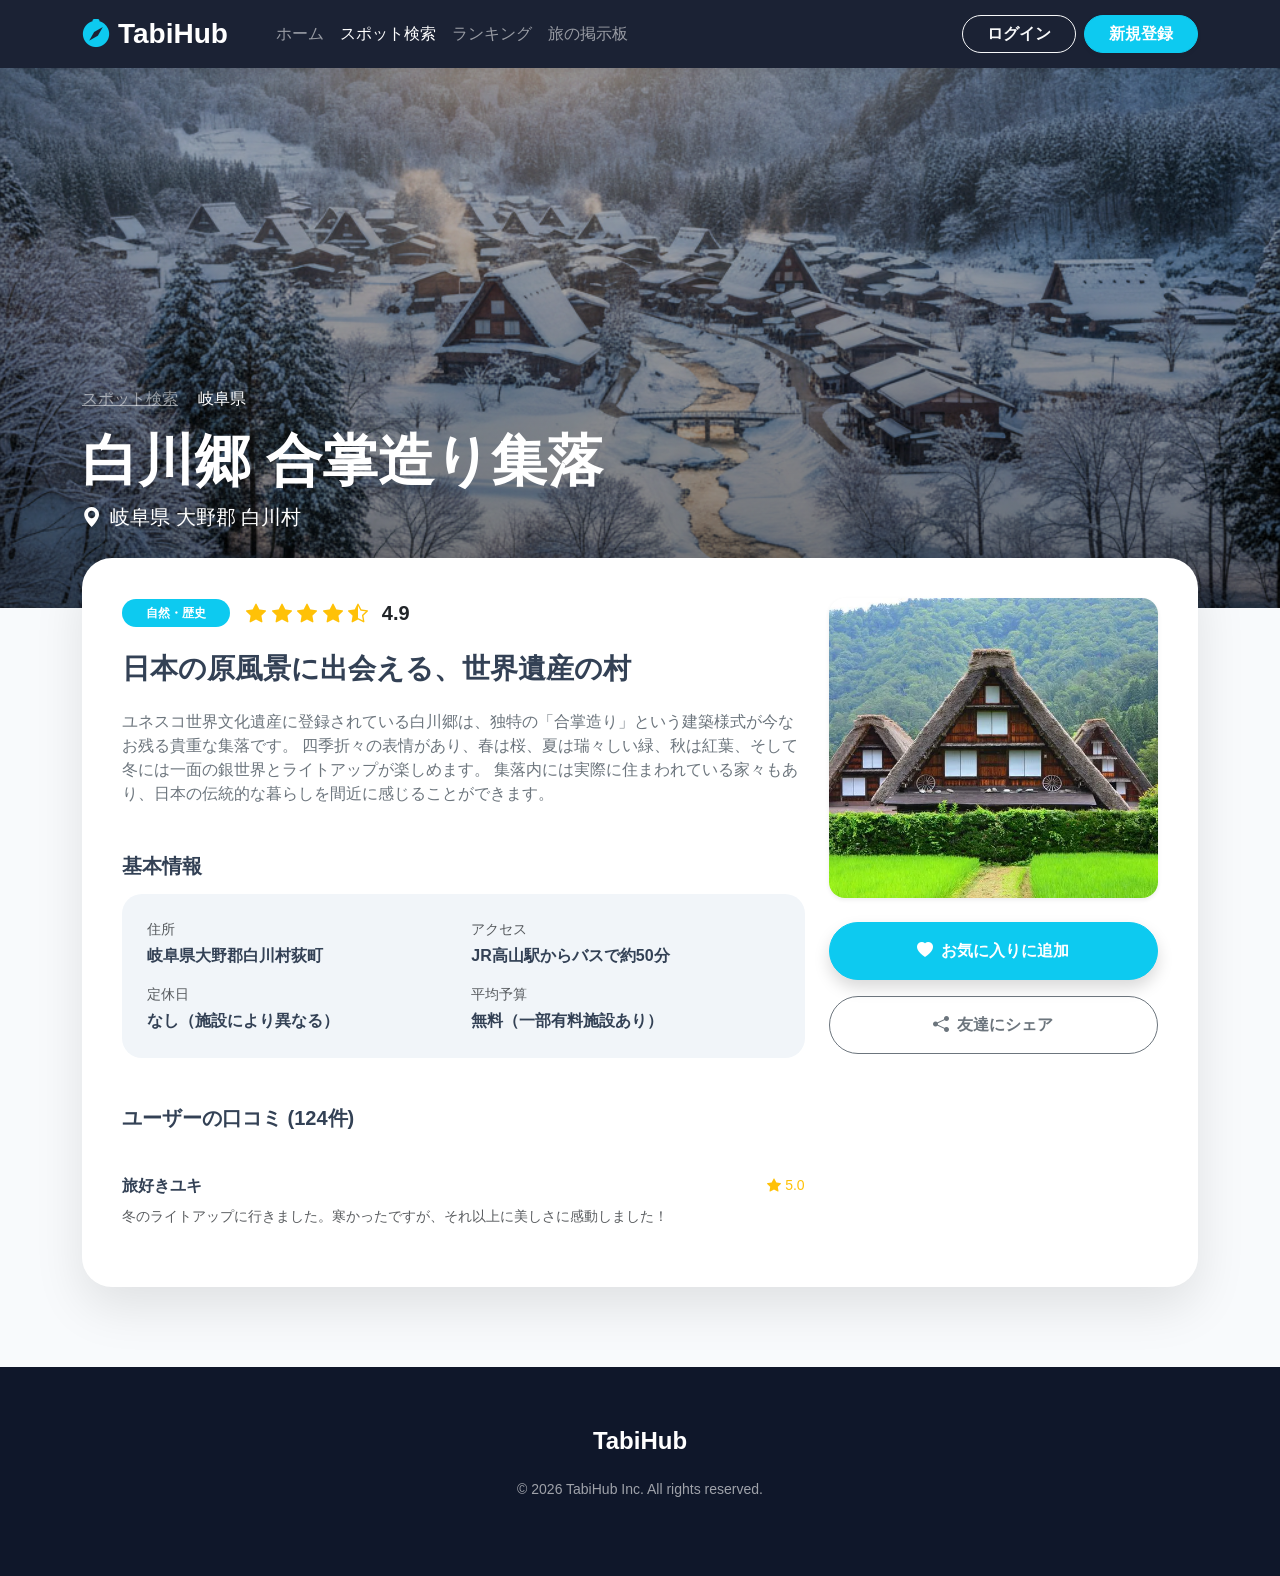
<file: spot-detail.html>
<!DOCTYPE html>
<html lang="ja">

<head>
    <meta charset="UTF-8">
    <meta name="viewport" content="width=device-width, initial-scale=1.0">
    <title>スポット詳細 | TabiHub</title>

    <link href="https://cdn.jsdelivr.net/npm/bootstrap@5.3.0/dist/css/bootstrap.min.css" rel="stylesheet">
    <link rel="stylesheet" href="https://cdn.jsdelivr.net/npm/bootstrap-icons@1.11.0/font/bootstrap-icons.css">
    <link rel="stylesheet" href="https://cdnjs.cloudflare.com/ajax/libs/animate.css/4.1.1/animate.min.css" />
    <link rel="icon" href="favicon.png">

    <style>
        :root {
            --primary-color: #0ea5e9;
            --dark-blue: #0f172a;
            --soft-bg: #f8fafc;
        }

        body {
            font-family: 'Noto Sans JP', sans-serif;
            background-color: var(--soft-bg);
            color: #334155;
            overflow-x: hidden;
        }

        /* --- 統一ナビゲーション --- */
        .navbar {
            background-color: rgba(15, 23, 42, 0.95);
            backdrop-filter: blur(10px);
            box-shadow: 0 2px 10px rgba(0, 0, 0, 0.1);
        }

        .nav-link {
            font-weight: 500;
            transition: 0.3s;
        }

        /* --- スポットヒーローエリア --- */
        .spot-hero {
            height: 60vh;
            min-height: 400px;
            background: linear-gradient(rgba(0, 0, 0, 0.2), rgba(0, 0, 0, 0.5)),
                url('images/sirakawa.png');
            background-size: cover;
            background-position: center;
            display: flex;
            align-items: flex-end;
            padding-bottom: 60px;
            color: white;
        }

        /* --- コンテンツエリア --- */
        .detail-card {
            background: white;
            border-radius: 30px;
            margin-top: -50px;
            padding: 40px;
            box-shadow: 0 20px 50px rgba(0, 0, 0, 0.1);
            position: relative;
            z-index: 10;
        }

        .info-box {
            background: #f1f5f9;
            border-radius: 20px;
            padding: 25px;
        }

        /* --- 口コミセクション --- */
        .review-item {
            border-bottom: 1px solid #f1f5f9;
            padding: 20px 0;
        }

        .review-item:last-child {
            border-bottom: none;
        }

        footer {
            background: var(--dark-blue);
            color: rgba(255, 255, 255, 0.6);
            padding: 60px 0;
            margin-top: 80px;
        }

        /* レスポンシブ調整 */
        @media (max-width: 991.98px) {
            .detail-card {
                padding: 30px 20px;
            }
        }
    </style>
</head>

<body>

    <nav class="navbar navbar-expand-lg navbar-dark sticky-top">
        <div class="container">
            <a class="navbar-brand d-flex align-items-center" href="index.html">
                <i class="bi bi-compass-fill me-2 fs-3 text-info"></i>
                <span class="fs-3 fw-bolder">TabiHub</span>
            </a>
            <button class="navbar-toggler" type="button" data-bs-toggle="collapse" data-bs-target="#mainNav">
                <span class="navbar-toggler-icon"></span>
            </button>
            <div class="collapse navbar-collapse" id="mainNav">
                <ul class="navbar-nav me-auto mb-2 mb-lg-0 ms-lg-4">
                    <li class="nav-item"><a class="nav-link" href="index.html">ホーム</a></li>
                    <li class="nav-item"><a class="nav-link active" href="spot-list.html">スポット検索</a></li>
                    <li class="nav-item"><a class="nav-link" href="ranking.html">ランキング</a></li>
                    <li class="nav-item"><a class="nav-link" href="community.html">旅の掲示板</a></li>
                </ul>
                <div class="ms-auto d-flex gap-2">
                    <a href="login.html" class="btn btn-outline-light px-4 rounded-pill fw-bold">ログイン</a>
                    <a href="signup.html" class="btn btn-info text-white px-4 rounded-pill fw-bold shadow-sm">新規登録</a>
                </div>
            </div>
        </div>
    </nav>

    <header class="spot-hero">
        <div class="container animate__animated animate__fadeIn">
            <nav aria-label="breadcrumb">
                <ol class="breadcrumb text-white-50 small">
                    <li class="breadcrumb-item"><a href="spot-list.html" class="text-white-50">スポット検索</a></li>
                    <li class="breadcrumb-item active text-white" aria-current="page">岐阜県</li>
                </ol>
            </nav>
            <h1 class="display-4 fw-bold mb-0">白川郷 合掌造り集落</h1>
            <p class="fs-5 mt-2"><i class="bi bi-geo-alt-fill me-2"></i>岐阜県 大野郡 白川村</p>
        </div>
    </header>

    <main class="container">
        <div class="detail-card animate__animated animate__fadeInUp">
            <div class="row">
                <div class="col-lg-8">
                    <div class="d-flex align-items-center gap-3 mb-4">
                        <span class="badge bg-info text-white rounded-pill px-4 py-2">自然・歴史</span>
                        <div class="text-warning fs-5">
                            <i class="bi bi-star-fill"></i>
                            <i class="bi bi-star-fill"></i>
                            <i class="bi bi-star-fill"></i>
                            <i class="bi bi-star-fill"></i>
                            <i class="bi bi-star-half"></i>
                            <span class="text-dark fw-bold ms-2">4.9</span>
                        </div>
                    </div>

                    <h3 class="fw-bold mb-4">日本の原風景に出会える、世界遺産の村</h3>
                    <p class="text-secondary leading-relaxed mb-5">
                        ユネスコ世界文化遺産に登録されている白川郷は、独特の「合掌造り」という建築様式が今なお残る貴重な集落です。
                        四季折々の表情があり、春は桜、夏は瑞々しい緑、秋は紅葉、そして冬には一面の銀世界とライトアップが楽しめます。
                        集落内には実際に住まわれている家々もあり、日本の伝統的な暮らしを間近に感じることができます。
                    </p>

                    <h5 class="fw-bold mb-3 mt-5">基本情報</h5>
                    <div class="info-box mb-5">
                        <div class="row g-3">
                            <div class="col-sm-6">
                                <div class="small text-muted mb-1">住所</div>
                                <div class="fw-bold">岐阜県大野郡白川村荻町</div>
                            </div>
                            <div class="col-sm-6">
                                <div class="small text-muted mb-1">アクセス</div>
                                <div class="fw-bold">JR高山駅からバスで約50分</div>
                            </div>
                            <div class="col-sm-6">
                                <div class="small text-muted mb-1">定休日</div>
                                <div class="fw-bold">なし（施設により異なる）</div>
                            </div>
                            <div class="col-sm-6">
                                <div class="small text-muted mb-1">平均予算</div>
                                <div class="fw-bold">無料（一部有料施設あり）</div>
                            </div>
                        </div>
                    </div>

                    <h5 class="fw-bold mb-4">ユーザーの口コミ (124件)</h5>
                    <div class="review-item">
                        <div class="d-flex justify-content-between align-items-center mb-2">
                            <div class="fw-bold">旅好きユキ</div>
                            <div class="text-warning small"><i class="bi bi-star-fill"></i> 5.0</div>
                        </div>
                        <p class="small text-muted mb-0">冬のライトアップに行きました。寒かったですが、それ以上に美しさに感動しました！</p>
                    </div>
                </div>

                <div class="col-lg-4 mt-5 mt-lg-0">
                    <div class="mb-4">
                        <img src="images/sirakawa2.png" alt="白川郷" class="img-fluid rounded-4 shadow-sm"
                            style="width: 100%; height: 300px; object-fit: cover;">
                    </div>

                    <div class="d-grid gap-3">
                        <button class="btn btn-info text-white fw-bold py-3 rounded-pill shadow">
                            <i class="bi bi-heart-fill me-2"></i>お気に入りに追加
                        </button>
                        <button class="btn btn-outline-secondary fw-bold py-3 rounded-pill">
                            <i class="bi bi-share-fill me-2"></i>友達にシェア
                        </button>
                    </div>
                </div>
            </div>
        </div>
    </main>

    <footer>
        <div class="container text-center">
            <h4 class="fw-bold mb-4 text-white">TabiHub</h4>
            <p class="small">&copy; 2026 TabiHub Inc. All rights reserved.</p>
        </div>
    </footer>

    <script src="https://cdn.jsdelivr.net/npm/bootstrap@5.3.0/dist/js/bootstrap.bundle.min.js"></script>
</body>
</html>
</file>
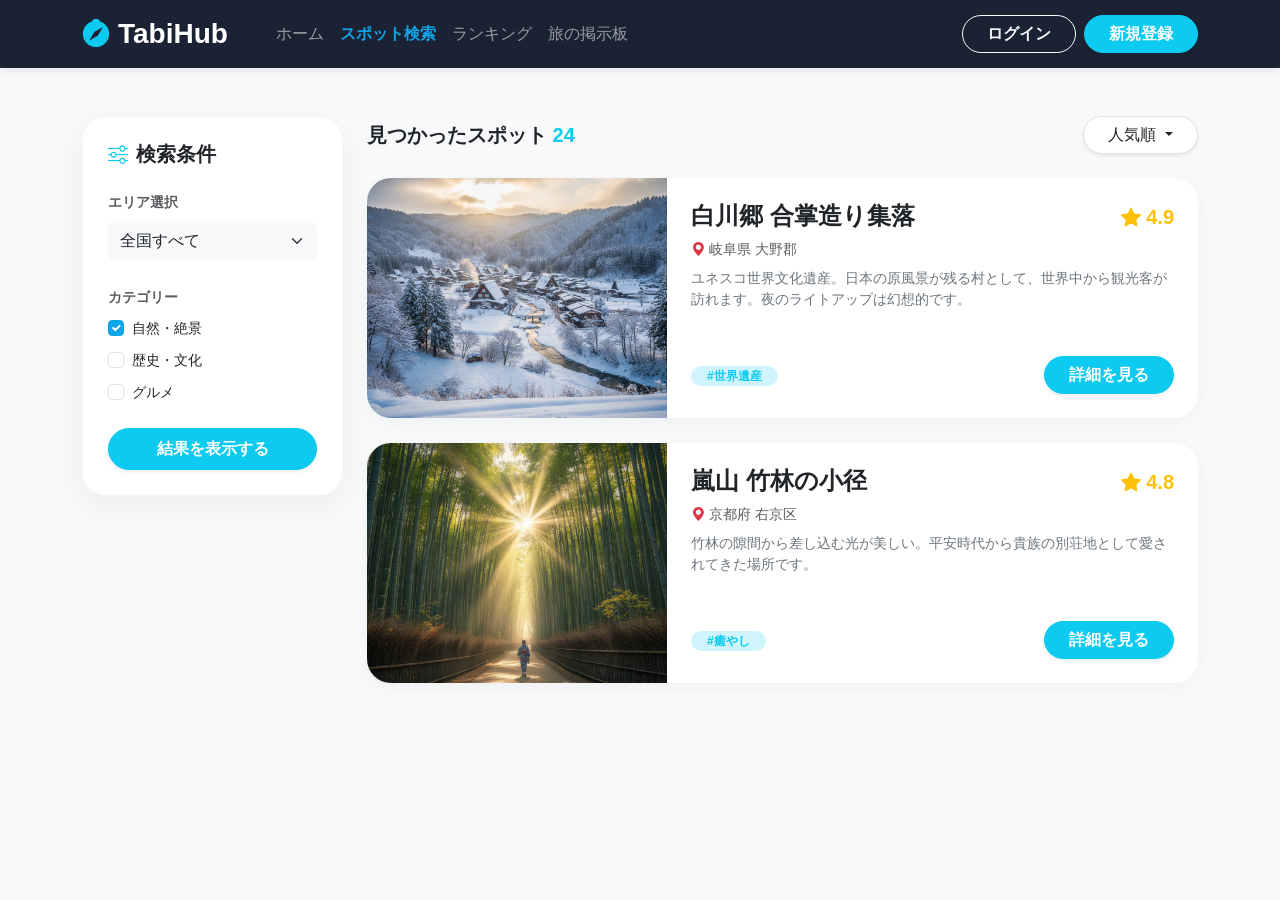
<file: spot-list.html>
<!DOCTYPE html>
<html lang="ja">
<head>
    <meta charset="UTF-8">
    <meta name="viewport" content="width=device-width, initial-scale=1.0">
    <title>スポット検索 | TabiHub</title>
    <link href="https://cdn.jsdelivr.net/npm/bootstrap@5.3.0/dist/css/bootstrap.min.css" rel="stylesheet">
    <link rel="stylesheet" href="https://cdn.jsdelivr.net/npm/bootstrap-icons@1.11.0/font/bootstrap-icons.css">
    <link rel="icon" href="favicon.png">
    <style>
        :root {
            --primary-color: #0ea5e9;
            --dark-blue: #0f172a;
            --soft-bg: #f8fafc;
        }

        body { font-family: 'Noto Sans JP', sans-serif; background-color: var(--soft-bg); }

        /* --- ナビゲーション (共通スタイル) --- */
        .navbar { 
            background-color: rgba(15, 23, 42, 0.95); 
            backdrop-filter: blur(10px); 
            box-shadow: 0 2px 10px rgba(0,0,0,0.1);
        }
        .nav-link { font-weight: 500; transition: 0.3s; }
        .nav-link.active { color: var(--primary-color) !important; font-weight: 700; }

        /* --- サイドバー & カードデザイン --- */
        .filter-sidebar {
            position: sticky;
            top: 100px;
            height: auto;
            background: white;
            border-radius: 24px;
            padding: 25px;
            box-shadow: 0 10px 30px rgba(0,0,0,0.05);
            border: 1px solid rgba(0,0,0,0.03);
        }
        
        .spot-item-card {
            border: none;
            border-radius: 24px;
            background: white;
            transition: 0.4s cubic-bezier(0.165, 0.84, 0.44, 1);
            overflow: hidden;
            display: flex;
            margin-bottom: 25px;
            box-shadow: 0 4px 15px rgba(0,0,0,0.04);
        }
        
        .spot-item-card:hover {
            transform: translateY(-5px) scale(1.01);
            box-shadow: 0 20px 40px rgba(0,0,0,0.08);
        }

        .spot-item-img {
            width: 300px;
            min-width: 300px;
            height: 240px;
            object-fit: cover;
        }

        .form-check-input:checked {
            background-color: var(--primary-color);
            border-color: var(--primary-color);
        }

        @media (max-width: 992px) {
            .spot-item-card { flex-direction: column; }
            .spot-item-img { width: 100%; height: 200px; }
            .filter-sidebar { position: static; margin-bottom: 30px; }
        }
    </style>
</head>
<body class="bg-light">

    <nav class="navbar navbar-expand-lg navbar-dark sticky-top">
        <div class="container">
            <a class="navbar-brand d-flex align-items-center" href="index.html">
                <i class="bi bi-compass-fill me-2 fs-3 text-info"></i>
                <span class="fs-3 fw-bolder">TabiHub</span>
            </a>
            <button class="navbar-toggler" type="button" data-bs-toggle="collapse" data-bs-target="#mainNav">
                <span class="navbar-toggler-icon"></span>
            </button>
            <div class="collapse navbar-collapse" id="mainNav">
                <ul class="navbar-nav me-auto mb-2 mb-lg-0 ms-lg-4">
                    <li class="nav-item"><a class="nav-link" href="index.html">ホーム</a></li>
                    <li class="nav-item"><a class="nav-link active" href="spot-list.html">スポット検索</a></li>
                    <li class="nav-item"><a class="nav-link" href="ranking.html">ランキング</a></li>
                    <li class="nav-item"><a class="nav-link" href="community.html">旅の掲示板</a></li>
                </ul>
                <div class="ms-auto d-flex gap-2">
                    <a href="login.html" class="btn btn-outline-light px-4 rounded-pill fw-bold">ログイン</a>
                    <a href="signup.html" class="btn btn-info text-white px-4 rounded-pill fw-bold shadow-sm">新規登録</a>
                </div>
            </div>
        </div>
    </nav>

    <div class="container py-5">
        <div class="row">
            <aside class="col-lg-3">
                <div class="filter-sidebar">
                    <h5 class="fw-bold mb-4"><i class="bi bi-sliders me-2 text-info"></i>検索条件</h5>
                    
                    <div class="mb-4">
                        <label class="form-label small fw-bold text-muted text-uppercase">エリア選択</label>
                        <select class="form-select border-0 bg-light rounded-3 py-2">
                            <option>全国すべて</option>
                            <option>北海道・東北</option>
                            <option>関東</option>
                            <option>中部</option>
                            <option>関西</option>
                            <option>中国・四国</option>
                            <option>九州・沖縄</option>
                        </select>
                    </div>

                    <div class="mb-4">
                        <label class="form-label small fw-bold text-muted text-uppercase">カテゴリー</label>
                        <div class="form-check mb-2">
                            <input class="form-check-input" type="checkbox" id="cat1" checked>
                            <label class="form-check-label small" for="cat1">自然・絶景</label>
                        </div>
                        <div class="form-check mb-2">
                            <input class="form-check-input" type="checkbox" id="cat2">
                            <label class="form-check-label small" for="cat2">歴史・文化</label>
                        </div>
                        <div class="form-check mb-2">
                            <input class="form-check-input" type="checkbox" id="cat3">
                            <label class="form-check-label small" for="cat3">グルメ</label>
                        </div>
                    </div>

                    <button class="btn btn-info w-100 text-white fw-bold rounded-pill py-2 shadow-sm">
                        結果を表示する
                    </button>
                </div>
            </aside>

            <main class="col-lg-9">
                <div class="d-flex justify-content-between align-items-center mb-4">
                    <h5 class="fw-bold mb-0">見つかったスポット <span class="text-info">24</span></h5>
                    <div class="dropdown">
                        <button class="btn btn-white bg-white dropdown-toggle shadow-sm rounded-pill px-4 border" type="button" data-bs-toggle="dropdown">
                            人気順
                        </button>
                        <ul class="dropdown-menu border-0 shadow">
                            <li><a class="dropdown-item" href="#">評価が高い順</a></li>
                            <li><a class="dropdown-item" href="#">新着順</a></li>
                        </ul>
                    </div>
                </div>

                <div class="spot-item-card">
                    <img src="images/sirakawa.png" class="spot-item-img" alt="白川郷">
                    <div class="card-body p-4 d-flex flex-column">
                        <div class="d-flex justify-content-between">
                            <h4 class="fw-bold">白川郷 合掌造り集落</h4>
                            <span class="text-warning fw-bold fs-5"><i class="bi bi-star-fill"></i> 4.9</span>
                        </div>
                        <p class="text-muted small mb-2"><i class="bi bi-geo-alt-fill text-danger me-1"></i>岐阜県 大野郡</p>
                        <p class="text-secondary small flex-grow-1">ユネスコ世界文化遺産。日本の原風景が残る村として、世界中から観光客が訪れます。夜のライトアップは幻想的です。</p>
                        <div class="d-flex justify-content-between align-items-center mt-3">
                            <div class="tags">
                                <span class="badge bg-info-subtle text-info rounded-pill px-3">#世界遺産</span>
                            </div>
                            <a href="spot-detail.html" class="btn btn-info text-white rounded-pill px-4 fw-bold shadow-sm">詳細を見る</a>
                        </div>
                    </div>
                </div>

                <div class="spot-item-card">
                    <img src="images/arasiyama.png" class="spot-item-img" alt="竹林">
                    <div class="card-body p-4 d-flex flex-column">
                        <div class="d-flex justify-content-between">
                            <h4 class="fw-bold">嵐山 竹林の小径</h4>
                            <span class="text-warning fw-bold fs-5"><i class="bi bi-star-fill"></i> 4.8</span>
                        </div>
                        <p class="text-muted small mb-2"><i class="bi bi-geo-alt-fill text-danger me-1"></i>京都府 右京区</p>
                        <p class="text-secondary small flex-grow-1">竹林の隙間から差し込む光が美しい。平安時代から貴族の別荘地として愛されてきた場所です。</p>
                        <div class="d-flex justify-content-between align-items-center mt-3">
                            <div class="tags">
                                <span class="badge bg-info-subtle text-info rounded-pill px-3">#癒やし</span>
                            </div>
                            <a href="spot-detail.html" class="btn btn-info text-white rounded-pill px-4 fw-bold shadow-sm">詳細を見る</a>
                        </div>
                    </div>
                </div>

            </main>
        </div>
    </div>

    <script src="https://cdn.jsdelivr.net/npm/bootstrap@5.3.0/dist/js/bootstrap.bundle.min.js"></script>
</body>
</html>
</file>
